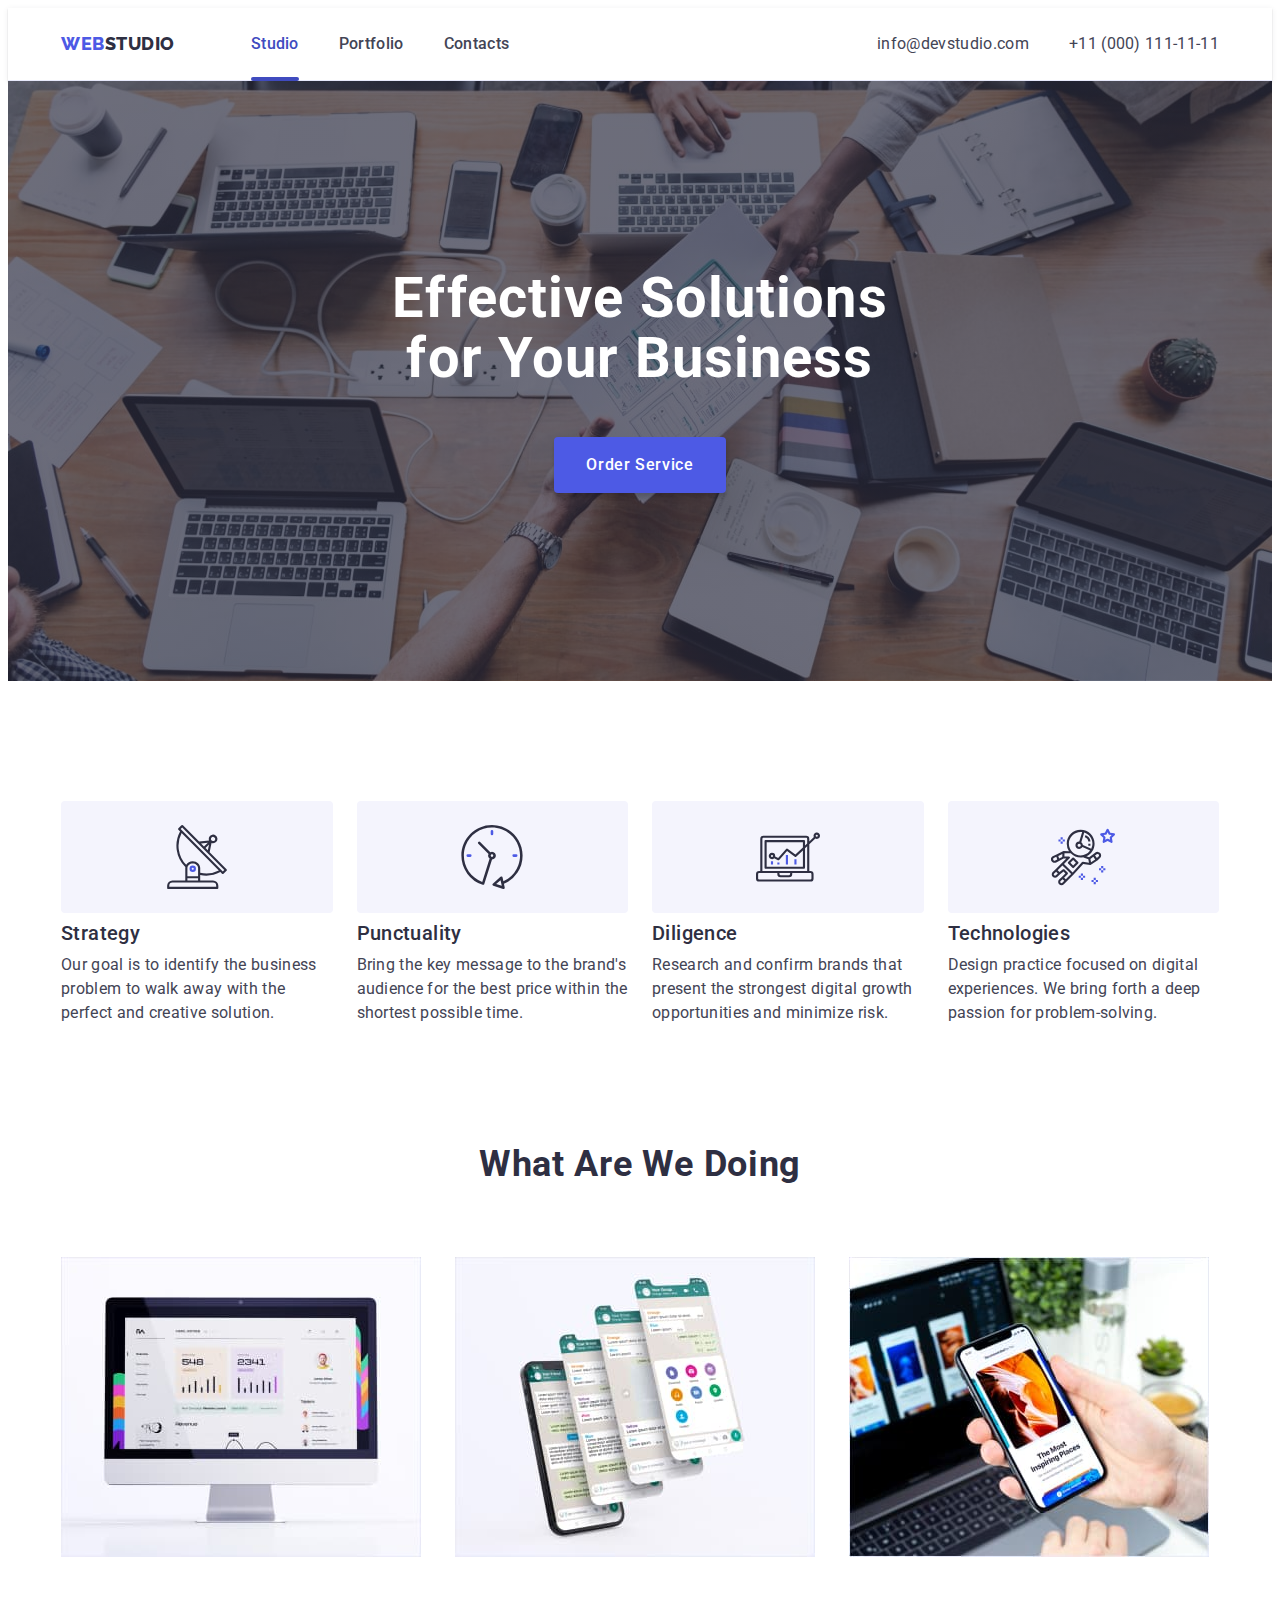
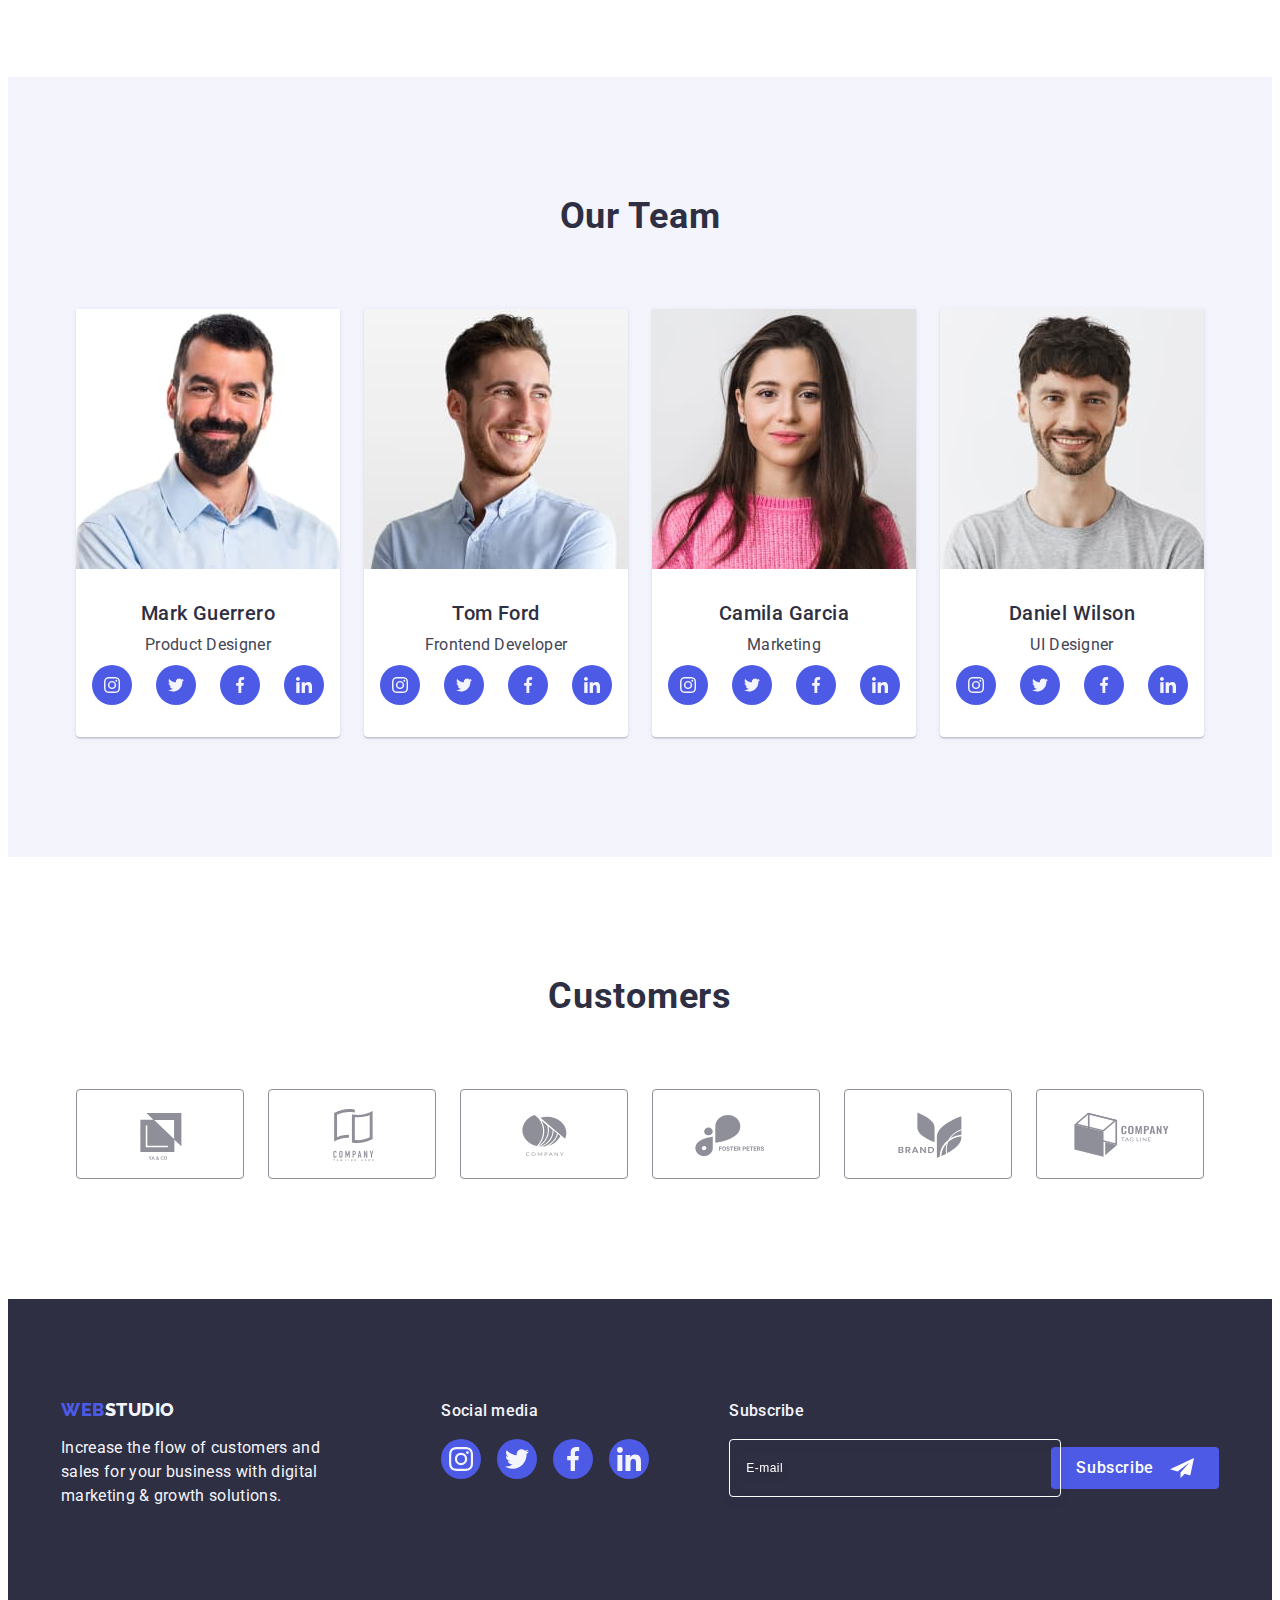
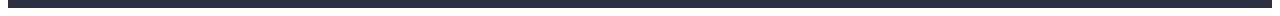
<file: index.html>
<!DOCTYPE html>
<html lang="en">
  <head>
    <meta charset="UTF-8" />
    <meta http-equiv="X-UA-Compatible" content="IE=edge" />
    <meta name="viewport" content="width=device-width, initial-scale=1.0" />
    <title>WebStudio</title>
    <link rel="preconnect" href="https://fonts.googleapis.com" />
    <link rel="preconnect" href="https://fonts.gstatic.com" crossorigin />
    <link
      href="https://fonts.googleapis.com/css2?family=Raleway:wght@800&family=Roboto:wght@400;500;700;900&display=swap"
      rel="stylesheet"
    />
    <link
      rel="stylesheet"
      href="https://cdnjs.cloudflare.com/ajax/libs/modern-normalize/1.1.0/modern-normalize.min.css"
      integrity="sha512-wpPYUAdjBVSE4KJnH1VR1HeZfpl1ub8YT/NKx4PuQ5NmX2tKuGu6U/JRp5y+Y8XG2tV+wKQpNHVUX03MfMFn9Q=="
      crossorigin="anonymous"
      referrerpolicy="no-referrer"
    />
    <link rel="stylesheet" href="./css/styles.css" />
    <link
      rel="stylesheet"
      href="./css/tablet.css"
      media="screen and (min-width: 768px)"
    />
    <link
      rel="stylesheet"
      href="./css/desktop.css"
      media="screen and (min-width: 1158px)"
    />
  </head>
  <body>
    <!--Added header-->
    <header class="header">
      <div class="header-container container">
        <!--Added navigation-->
        <nav class="header-nav">
          <a href="./index.html" class="logo-link">
            Web<span class="header-span">Studio</span>
          </a>
          <ul class="nav-list">
            <li class="nav-item">
              <a href="./index.html" class="nav-link text-l current">Studio</a>
            </li>
            <li class="nav-item">
              <a href="./portfolio.html" class="nav-link text-l">Portfolio</a>
            </li>
            <li class="nav-item">
              <a href="" class="nav-link text-l">Contacts </a>
            </li>
          </ul>
        </nav>
        <!--Added contacts-->
        <address class="header-contacts">
          <ul class="contacts-list">
            <li class="contact-item">
              <a href="mailto:info@devstudio.com" class="contact-link text-m"
                >info@devstudio.com
              </a>
            </li>
            <li class="contact-item">
              <a href="tel:+110001111111" class="contact-link text-m"
                >+11 (000) 111-11-11
              </a>
            </li>
          </ul>
        </address>
        <button type="button" class="mobile-menu-open" data-menu-open>
          <svg class="header-menu-icon" width="32px" height="32px">
            <use href="./images/icons.svg#icon-burger"></use>
          </svg>
        </button>
      </div>
      <div class="mobile-menu" data-menu>
        <div class="mobile-menu-container container">
          <button type="button" class="mobile-menu-close" data-menu-close>
            <svg class="mobile-menu-icon" width="8px" height="8px">
              <use href="./images/icons.svg#icon-close"></use>
            </svg>
          </button>
          <div class="mobile-nav-container">
            <nav class="header-nav-mobile">
              <ul class="nav-mobile-list">
                <li class="nav-mobile-item">
                  <a
                    href="./index.html"
                    class="nav-mobile-link header-two current"
                    >Studio</a
                  >
                </li>
                <li class="nav-mobile-item">
                  <a href="./portfolio.html" class="nav-mobile-link header-two"
                    >Portfolio</a
                  >
                </li>
                <li class="nav-mobile-item">
                  <a href="" class="nav-mobile-link header-two">Contacts </a>
                </li>
              </ul>
            </nav>
            <address class="header-contact-mobile">
              <ul class="contact-mobile-list">
                <li class="contact-mobile-item mobile-tel">
                  <a
                    href="tel:+110001111111"
                    class="contact-mobile-link header-two"
                    >+11 (000) 111-11-11
                  </a>
                </li>
                <li class="contact-email-item mobile-email">
                  <a
                    href="mailto:info@devstudio.com"
                    class="contact-mobile-link header-three"
                    >info@devstudio.com
                  </a>
                </li>
              </ul>
            </address>
          </div>
          <ul class="social-mobile-list">
            <li class="social-mobile-item">
              <a href="" class="social-link social-mobile-link">
                <svg class="social-icon" width="24px" height="24px">
                  <use href="./images/icons.svg#icon-instagram"></use>
                </svg>
              </a>
            </li>
            <li class="social-mobile-item">
              <a href="" class="social-link social-mobile-link">
                <svg class="social-icon" width="24px" height="24px">
                  <use href="./images/icons.svg#icon-twitter"></use>
                </svg>
              </a>
            </li>
            <li class="social-mobile-item">
              <a href="" class="social-link social-mobile-link">
                <svg class="social-icon" width="24px" height="24px">
                  <use href="./images/icons.svg#icon-facebook"></use>
                </svg>
              </a>
            </li>
            <li class="social-mobile-item">
              <a href="" class="social-link social-mobile-link">
                <svg class="social-icon" width="24px" height="24px">
                  <use href="./images/icons.svg#icon-linkedin"></use>
                </svg>
              </a>
            </li>
          </ul>
        </div>
      </div>
    </header>
    <!--Added main-->
    <main class="main">
      <!--Added hero section-->
      <section class="hero">
        <div class="hero-container container">
          <h1 class="hero-title">Effective Solutions for Your Business</h1>
          <button type="button" class="hero-button" data-modal-open>
            Order Service
          </button>
        </div>
      </section>
      <!--Added section 1-->
      <section class="features section">
        <div class="features-container container">
          <h2 class="features-title visually-hidden">Features</h2>
          <ul class="features-list">
            <li class="features-item">
              <div class="features-thumb">
                <svg class="features-icon" width="64px" height="64px">
                  <use href="./images/icons.svg#icon-antenna"></use>
                </svg>
              </div>
              <h3 class="features-name header-two">Strategy</h3>
              <p class="features-text text-l">
                Our goal is to identify the business problem to walk away with
                the perfect and creative solution.
              </p>
            </li>
            <li class="features-item">
              <div class="features-thumb">
                <svg class="features-icon" width="64px" height="64px">
                  <use href="./images/icons.svg#icon-clock"></use>
                </svg>
              </div>
              <h3 class="features-name header-two">Punctuality</h3>
              <p class="features-text text-l">
                Bring the key message to the brand's audience for the best price
                within the shortest possible time.
              </p>
            </li>
            <li class="features-item">
              <div class="features-thumb">
                <svg class="features-icon" width="64px" height="64px">
                  <use href="./images/icons.svg#icon-diagram"></use>
                </svg>
              </div>
              <h3 class="features-name header-two">Diligence</h3>
              <p class="features-text text-l">
                Research and confirm brands that present the strongest digital
                growth opportunities and minimize risk.
              </p>
            </li>
            <li class="features-item">
              <div class="features-thumb">
                <svg class="features-icon" width="64px" height="64px">
                  <use href="./images/icons.svg#icon-astronaut"></use>
                </svg>
              </div>
              <h3 class="features-name header-two">Technologies</h3>
              <p class="features-text text-l">
                Design practice focused on digital experiences. We bring forth a
                deep passion for problem-solving.
              </p>
            </li>
          </ul>
        </div>
      </section>
      <!--Added section 2-->
      <section class="work section">
        <div class="work-container container">
          <h2 class="work-title header-two">What are we doing</h2>
          <ul class="work-list">
            <li class="work-item">
              <picture>
                <source
                  media="(min-width: 1158px)"
                  srcset="./images/computer.jpg 1x, ./images/computer@2x.jpg 2x"
                />
                <img
                  src="./images/computer.jpg"
                  alt="Computer version of the website"
                  width="360"
                />
              </picture>
            </li>
            <li class="work-item">
              <picture>
                <source
                  media="(min-width: 1158px)"
                  srcset="
                    ./images/mobile-app.jpg    1x,
                    ./images/mobile-app@2x.jpg 2x
                  "
                />
                <img
                  src="./images/mobile-app.jpg"
                  alt="Mobile application"
                  width="360"
                />
              </picture>
            </li>
            <li class="work-item">
              <picture>
                <source
                  media="(min-width: 1158px)"
                  srcset="
                    ./images/mobile-website.jpg    1x,
                    ./images/mobile-website@2x.jpg 2x
                  "
                />
                <img
                  src="./images/mobile-website.jpg"
                  alt="Mobile version of the website"
                  width="360"
                />
              </picture>
            </li>
          </ul>
        </div>
      </section>
      <!--Added section 3-->
      <section class="team section">
        <div class="team-container container">
          <h2 class="team-title header-two">Our Team</h2>
          <ul class="team-list">
            <li class="team-item">
              <img
                src="./images/guerrero.jpg"
                srcset="./images/guerrero@2x.jpg 2x"
                alt="Mark Guerrero"
                width="264"
              />
              <div class="team-card">
                <h3 class="team-name header-three">Mark Guerrero</h3>
                <p class="team-text text-m">Product Designer</p>
                <ul class="social-list">
                  <li class="social-item">
                    <a href="" class="social-link social-team">
                      <svg class="social-icon" width="16px" height="16px">
                        <use href="./images/icons.svg#icon-instagram"></use>
                      </svg>
                    </a>
                  </li>
                  <li class="social-item">
                    <a href="" class="social-link social-team">
                      <svg class="social-icon" width="16px" height="16px">
                        <use href="./images/icons.svg#icon-twitter"></use>
                      </svg>
                    </a>
                  </li>
                  <li class="social-item">
                    <a href="" class="social-link social-team">
                      <svg class="social-icon" width="16px" height="16px">
                        <use href="./images/icons.svg#icon-facebook"></use>
                      </svg>
                    </a>
                  </li>
                  <li class="social-item">
                    <a href="" class="social-link social-team">
                      <svg class="social-icon" width="16px" height="16px">
                        <use href="./images/icons.svg#icon-linkedin"></use>
                      </svg>
                    </a>
                  </li>
                </ul>
              </div>
            </li>
            <li class="team-item">
              <img
                src="./images/ford.jpg"
                srcset="./images/ford@2x.jpg 2x"
                alt="Tom Ford"
                width="264"
              />
              <div class="team-card">
                <h3 class="team-name header-three">Tom Ford</h3>
                <p class="team-text text-m">Frontend Developer</p>
                <ul class="social-list">
                  <li class="social-item">
                    <a href="" class="social-link social-team">
                      <svg class="social-icon" width="16px" height="16px">
                        <use href="./images/icons.svg#icon-instagram"></use>
                      </svg>
                    </a>
                  </li>
                  <li class="social-item">
                    <a href="" class="social-link social-team">
                      <svg class="social-icon" width="16px" height="16px">
                        <use href="./images/icons.svg#icon-twitter"></use>
                      </svg>
                    </a>
                  </li>
                  <li class="social-item">
                    <a href="" class="social-link social-team">
                      <svg class="social-icon" width="16px" height="16px">
                        <use href="./images/icons.svg#icon-facebook"></use>
                      </svg>
                    </a>
                  </li>
                  <li class="social-item">
                    <a href="" class="social-link social-team">
                      <svg class="social-icon" width="16px" height="16px">
                        <use href="./images/icons.svg#icon-linkedin"></use>
                      </svg>
                    </a>
                  </li>
                </ul>
              </div>
            </li>
            <li class="team-item">
              <img
                src="./images/garcia.jpg"
                srcset="./images/garcia@2x.jpg 2x"
                alt="Camila Garcia"
                width="264"
              />
              <div class="team-card">
                <h3 class="team-name header-three">Camila Garcia</h3>
                <p class="team-text text-m">Marketing</p>
                <ul class="social-list">
                  <li class="social-item">
                    <a href="" class="social-link social-team">
                      <svg class="social-icon" width="16px" height="16px">
                        <use href="./images/icons.svg#icon-instagram"></use>
                      </svg>
                    </a>
                  </li>
                  <li class="social-item">
                    <a href="" class="social-link social-team">
                      <svg class="social-icon" width="16px" height="16px">
                        <use href="./images/icons.svg#icon-twitter"></use>
                      </svg>
                    </a>
                  </li>
                  <li class="social-item">
                    <a href="" class="social-link social-team">
                      <svg class="social-icon" width="16px" height="16px">
                        <use href="./images/icons.svg#icon-facebook"></use>
                      </svg>
                    </a>
                  </li>
                  <li class="social-item">
                    <a href="" class="social-link social-team">
                      <svg class="social-icon" width="16px" height="16px">
                        <use href="./images/icons.svg#icon-linkedin"></use>
                      </svg>
                    </a>
                  </li>
                </ul>
              </div>
            </li>
            <li class="team-item">
              <img
                src="./images/wilson.jpg"
                srcset="./images/wilson@2x.jpg 2x"
                alt="Daniel Wilson"
                width="264"
              />
              <div class="team-card">
                <h3 class="team-name header-three">Daniel Wilson</h3>
                <p class="team-text text-m">UI Designer</p>
                <ul class="social-list">
                  <li class="social-item">
                    <a href="" class="social-link social-team">
                      <svg class="social-icon" width="16px" height="16px">
                        <use href="./images/icons.svg#icon-instagram"></use>
                      </svg>
                    </a>
                  </li>
                  <li class="social-item">
                    <a href="" class="social-link social-team">
                      <svg class="social-icon" width="16px" height="16px">
                        <use href="./images/icons.svg#icon-twitter"></use>
                      </svg>
                    </a>
                  </li>
                  <li class="social-item">
                    <a href="" class="social-link social-team">
                      <svg class="social-icon" width="16px" height="16px">
                        <use href="./images/icons.svg#icon-facebook"></use>
                      </svg>
                    </a>
                  </li>
                  <li class="social-item">
                    <a href="" class="social-link social-team">
                      <svg class="social-icon" width="16px" height="16px">
                        <use href="./images/icons.svg#icon-linkedin"></use>
                      </svg>
                    </a>
                  </li>
                </ul>
              </div>
            </li>
          </ul>
        </div>
      </section>
      <!--Added section 4-->
      <section class="customer section">
        <div class="customer-container container">
          <h2 class="customer-title header-two">Customers</h2>
          <ul class="customer-list">
            <li class="customer-item">
              <a href="" class="customer-link">
                <svg class="customer-icon" width="104px" height="56px">
                  <use href="./images/icons.svg#icon-company1"></use>
                </svg>
              </a>
            </li>
            <li class="customer-item">
              <a href="" class="customer-link">
                <svg class="customer-icon" width="104px" height="56px">
                  <use href="./images/icons.svg#icon-company2"></use>
                </svg>
              </a>
            </li>
            <li class="customer-item">
              <a href="" class="customer-link">
                <svg class="customer-icon" width="104px" height="56px">
                  <use href="./images/icons.svg#icon-company3"></use>
                </svg>
              </a>
            </li>
            <li class="customer-item">
              <a href="" class="customer-link">
                <svg class="customer-icon" width="104px" height="56px">
                  <use href="./images/icons.svg#icon-company4"></use>
                </svg>
              </a>
            </li>
            <li class="customer-item">
              <a href="" class="customer-link">
                <svg class="customer-icon" width="104px" height="56px">
                  <use href="./images/icons.svg#icon-company5"></use>
                </svg>
              </a>
            </li>
            <li class="customer-item">
              <a href="" class="customer-link">
                <svg class="customer-icon" width="104px" height="56px">
                  <use href="./images/icons.svg#icon-company6"></use>
                </svg>
              </a>
            </li>
          </ul>
        </div>
      </section>
    </main>
    <!--Added footer-->
    <footer class="footer">
      <div class="footer-container container">
        <div class="footer-information">
          <a class="logo-link" href="./index.html">
            Web<span class="footer-span">Studio</span>
          </a>
          <p class="footer-slogan text-m">
            Increase the flow of customers and sales for your business with
            digital marketing & growth solutions.
          </p>
        </div>
        <div class="footer-social">
          <p class="social-text text-l">Social media</p>
          <ul class="social-list">
            <li class="social-item">
              <a href="" class="social-link social-footer">
                <svg class="social-icon" width="24px" height="24px">
                  <use href="./images/icons.svg#icon-instagram"></use>
                </svg>
              </a>
            </li>
            <li class="social-item">
              <a href="" class="social-link social-footer">
                <svg class="social-icon" width="24px" height="24px">
                  <use href="./images/icons.svg#icon-twitter"></use>
                </svg>
              </a>
            </li>
            <li class="social-item">
              <a href="" class="social-link social-footer">
                <svg class="social-icon" width="24px" height="24px">
                  <use href="./images/icons.svg#icon-facebook"></use>
                </svg>
              </a>
            </li>
            <li class="social-item">
              <a href="" class="social-link social-footer">
                <svg class="social-icon" width="24px" height="24px">
                  <use href="./images/icons.svg#icon-linkedin"></use>
                </svg>
              </a>
            </li>
          </ul>
        </div>
        <div class="footer-subscribe">
          <p class="subscribe-text text-l">Subscribe</p>
          <form name="subscribe-form" class="subscribe-form">
            <label class="subscribe-form-field">
              <input
                type="email"
                name="user_mail"
                class="subscribe-form-input"
                required
                placeholder="E-mail"
              />
            </label>
            <button type="submit" class="subscribe-form-submit">
              Subscribe
              <svg class="subscribe-form-icon" width="24px" height="24px">
                <use href="./images/icons.svg#icon-subscribe"></use>
              </svg>
            </button>
          </form>
        </div>
      </div>
    </footer>

    <div class="backdrop is-hidden" data-modal>
      <div class="modal">
        <button type="button" class="modal-button" data-modal-close>
          <svg class="modal-button-icon" width="8px" height="8px">
            <use href="./images/icons.svg#icon-close"></use>
          </svg>
        </button>
        <p class="modal-text text-l">
          Leave your contacts and we will call you back
        </p>
        <form name="modal-form" class="modal-form">
          <label class="modal-form-field">
            <span class="modal-form-description text-s">Name</span>
            <span class="modal-form-input-wrapper">
              <input
                type="text"
                name="user_name"
                class="modal-form-input"
                required
                pattern="^[a-zA-Zа-яА-Я]+"
                minlength="2"
              />
              <svg class="input-icon" width="18px" height="24px">
                <use href="./images/icons.svg#icon-name"></use>
              </svg>
            </span>
          </label>
          <label class="modal-form-field">
            <span class="modal-form-description text-s">Phone</span>
            <span class="modal-form-input-wrapper">
              <input
                type="tel"
                name="user_phone"
                class="modal-form-input"
                required
                pattern="[0-9]{3}[0-9]{3}[0-9]{2}[0-9]{2}"
                title="Phone: XXX-XXX-XX-XX"
              />
              <svg class="input-icon" width="18px" height="24px">
                <use href="./images/icons.svg#icon-phone"></use>
              </svg>
            </span>
          </label>
          <label class="modal-form-field">
            <span class="modal-form-description text-s">Mail</span>
            <span class="modal-form-input-wrapper">
              <input
                type="email"
                name="user_mail"
                class="modal-form-input"
                required
              />
              <svg class="input-icon" width="18px" height="24px">
                <use href="./images/icons.svg#icon-email"></use>
              </svg>
            </span>
          </label>
          <label class="modal-form-field">
            <span class="modal-form-description text-s">Comment</span>
            <textarea
              name="user_message"
              class="modal-form-message text-s"
              placeholder="Text input"
            ></textarea>
          </label>
          <label for="user-policy" class="modal-form-policy-field text-s">
            <input
              id="user-policy"
              type="checkbox"
              name="user_policy"
              class="modal-form-policy visually-hidden"
              required
            />
            <span class="modal-form-policy-checkbox">
              <svg class="checkbox-icon" width="16px" height="16px">
                <use href="./images/icons.svg#icon-checkbox"></use>
              </svg>
            </span>
            I accept the terms and conditions of the&nbsp;
            <a href="" class="privacy-policy-link">Privacy Policy</a>
          </label>
          <button type="submit" class="modal-form-submit">Send</button>
        </form>
      </div>
    </div>
    <script src="./js/modal.js"></script>
    <script src="./js/mobile-menu.js"></script>
  </body>
</html>
</file>
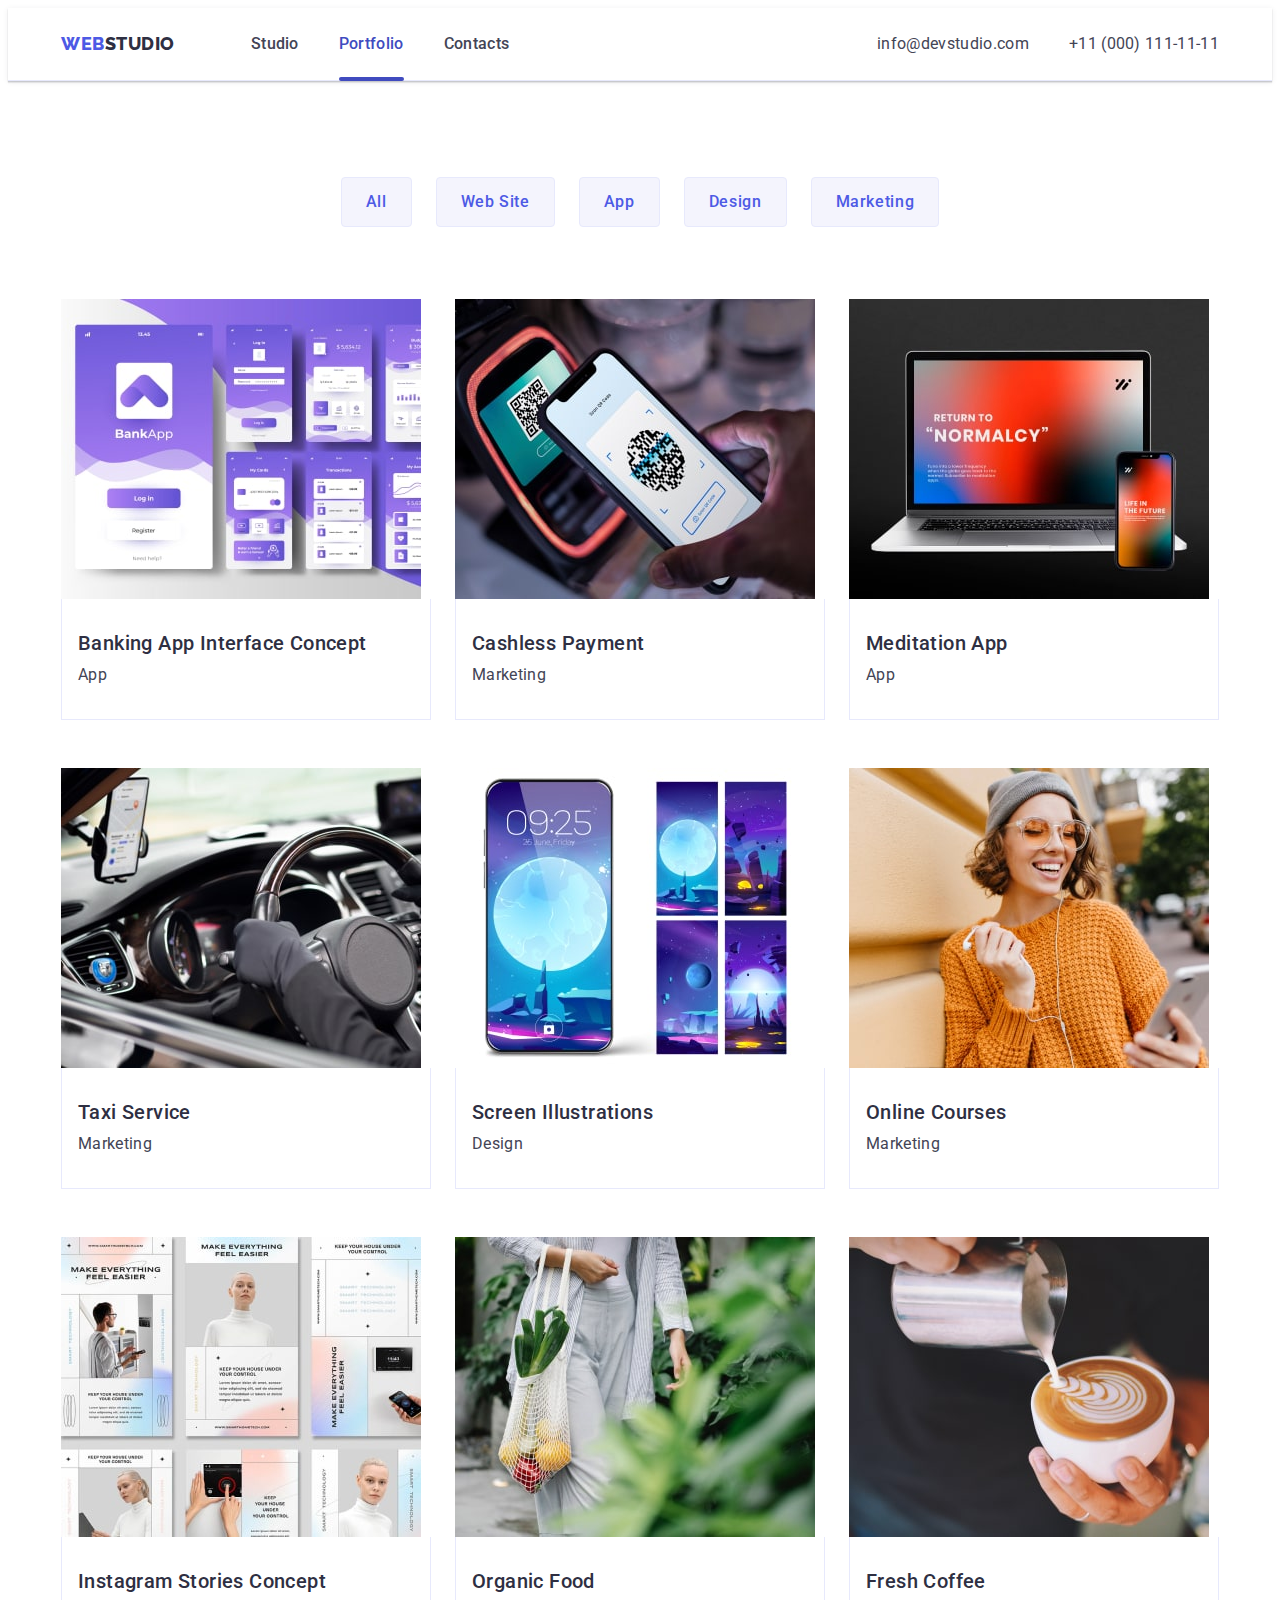
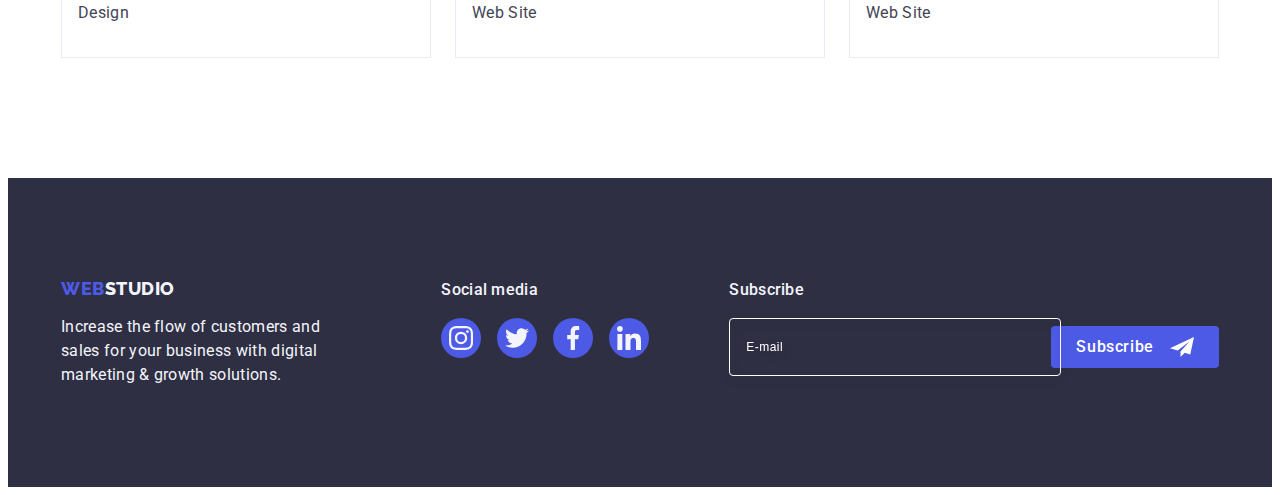
<file: portfolio.html>
<!DOCTYPE html>
<html lang="en">
  <head>
    <meta charset="UTF-8" />
    <meta http-equiv="X-UA-Compatible" content="IE=edge" />
    <meta name="viewport" content="width=device-width, initial-scale=1.0" />
    <title>WebStudio</title>
    <link rel="preconnect" href="https://fonts.googleapis.com" />
    <link rel="preconnect" href="https://fonts.gstatic.com" crossorigin />
    <link
      href="https://fonts.googleapis.com/css2?family=Raleway:wght@800&family=Roboto:wght@400;500;700;900&display=swap"
      rel="stylesheet"
    />
    <link
      rel="stylesheet"
      href="https://cdnjs.cloudflare.com/ajax/libs/modern-normalize/1.1.0/modern-normalize.min.css"
      integrity="sha512-wpPYUAdjBVSE4KJnH1VR1HeZfpl1ub8YT/NKx4PuQ5NmX2tKuGu6U/JRp5y+Y8XG2tV+wKQpNHVUX03MfMFn9Q=="
      crossorigin="anonymous"
      referrerpolicy="no-referrer"
    />
    <link rel="stylesheet" href="./css/styles.css" />
    <link
      rel="stylesheet"
      href="./css/tablet.css"
      media="screen and (min-width: 768px)"
    />
    <link
      rel="stylesheet"
      href="./css/desktop.css"
      media="screen and (min-width: 1158px)"
    />
  </head>
  <body>
    <!--Added header-->
    <header class="header">
      <div class="header-container container">
        <!--Added navigation-->
        <nav class="header-nav">
          <a href="./index.html" class="logo-link">
            Web<span class="header-span">Studio</span>
          </a>
          <ul class="nav-list">
            <li class="nav-item">
              <a href="./index.html" class="nav-link text-l">Studio</a>
            </li>
            <li class="nav-item">
              <a href="./portfolio.html" class="nav-link text-l current"
                >Portfolio</a
              >
            </li>
            <li class="nav-item">
              <a href="" class="nav-link text-l">Contacts </a>
            </li>
          </ul>
        </nav>
        <!--Added contacts-->
        <address class="header-contacts">
          <ul class="contacts-list">
            <li class="contact-item">
              <a href="mailto:info@devstudio.com" class="contact-link text-m"
                >info@devstudio.com
              </a>
            </li>
            <li class="contact-item">
              <a href="tel:+110001111111" class="contact-link text-m"
                >+11 (000) 111-11-11
              </a>
            </li>
          </ul>
        </address>
        <button type="button" class="mobile-menu-open" data-menu-open>
          <svg class="header-menu-icon" width="32px" height="32px">
            <use href="./images/icons.svg#icon-burger"></use>
          </svg>
        </button>
      </div>
      <div class="mobile-menu" data-menu>
        <div class="mobile-menu-container container">
          <button type="button" class="mobile-menu-close" data-menu-close>
            <svg class="mobile-menu-icon" width="8px" height="8px">
              <use href="./images/icons.svg#icon-close"></use>
            </svg>
          </button>
          <div class="mobile-nav-container">
            <nav class="header-nav-mobile">
              <ul class="nav-mobile-list">
                <li class="nav-mobile-item">
                  <a href="./index.html" class="nav-mobile-link header-two"
                    >Studio</a
                  >
                </li>
                <li class="nav-mobile-item">
                  <a
                    href="./portfolio.html"
                    class="nav-mobile-link header-two current"
                    >Portfolio</a
                  >
                </li>
                <li class="nav-mobile-item">
                  <a href="" class="nav-mobile-link header-two">Contacts </a>
                </li>
              </ul>
            </nav>
            <address class="header-contact-mobile">
              <ul class="contact-mobile-list">
                <li class="contact-mobile-item mobile-tel">
                  <a
                    href="tel:+110001111111"
                    class="contact-mobile-link header-two"
                    >+11 (000) 111-11-11
                  </a>
                </li>
                <li class="contact-email-item mobile-email">
                  <a
                    href="mailto:info@devstudio.com"
                    class="contact-mobile-link header-three"
                    >info@devstudio.com
                  </a>
                </li>
              </ul>
            </address>
          </div>
          <ul class="social-mobile-list">
            <li class="social-mobile-item">
              <a href="" class="social-link social-mobile-link">
                <svg class="social-icon" width="24px" height="24px">
                  <use href="./images/icons.svg#icon-instagram"></use>
                </svg>
              </a>
            </li>
            <li class="social-mobile-item">
              <a href="" class="social-link social-mobile-link">
                <svg class="social-icon" width="24px" height="24px">
                  <use href="./images/icons.svg#icon-twitter"></use>
                </svg>
              </a>
            </li>
            <li class="social-mobile-item">
              <a href="" class="social-link social-mobile-link">
                <svg class="social-icon" width="24px" height="24px">
                  <use href="./images/icons.svg#icon-facebook"></use>
                </svg>
              </a>
            </li>
            <li class="social-mobile-item">
              <a href="" class="social-link social-mobile-link">
                <svg class="social-icon" width="24px" height="24px">
                  <use href="./images/icons.svg#icon-linkedin"></use>
                </svg>
              </a>
            </li>
          </ul>
        </div>
      </div>
    </header>
    <!--Added main-->
    <main>
      <section class="filter section">
        <div class="filter-container container">
          <h1 class="filter-title visually-hidden">Filter</h1>
          <ul class="filter-list">
            <li class="filter-item">
              <button type="button" class="filter-button">All</button>
            </li>
            <li class="filter-item">
              <button type="button" class="filter-button">Web Site</button>
            </li>
            <li class="filter-item">
              <button type="button" class="filter-button">App</button>
            </li>
            <li class="filter-item">
              <button type="button" class="filter-button">Design</button>
            </li>
            <li class="filter-item">
              <button type="button" class="filter-button">Marketing</button>
            </li>
          </ul>
          <ul class="category-list">
            <li class="category-item">
              <a href="" class="category-link">
                <div class="category-thumb">
                  <picture>
                    <source
                      media="(min-width: 1158px)"
                      srcset="
                        ./images/banking.jpg    1x,
                        ./images/banking@2x.jpg 2x
                      "
                    />
                    <source
                      media="(min-width: 768px)"
                      srcset="
                        ./images/banking-tablet.jpg    1x,
                        ./images/banking-tablet@2x.jpg 2x
                      "
                    />
                    <source
                      media="(max-width: 767px)"
                      srcset="
                        ./images/banking-mobile.jpg    1x,
                        ./images/banking-mobile@2x.jpg 2x
                      "
                    />
                    <img
                      src="./images/banking.jpg"
                      alt="banking app"
                      width="360"
                    />
                  </picture>
                  <div class="category-overlay">
                    <p class="overlay-text text-m">
                      14 Stylish and User-Friendly App Design Concepts · Task
                      Manager App · Calorie Tracker App · Exotic Fruit Ecommerce
                      App · Cloud Storage App
                    </p>
                  </div>
                </div>
                <div class="category-card">
                  <h2 class="category-name header-three">
                    Banking App Interface Concept
                  </h2>
                  <p class="category-text text-m">App</p>
                </div>
              </a>
            </li>
            <li class="category-item">
              <a href="" class="category-link">
                <div class="category-thumb">
                  <picture>
                    <source
                      media="(min-width: 1158px)"
                      srcset="
                        ./images/payment.jpg    1x,
                        ./images/payment@2x.jpg 2x
                      "
                    />
                    <source
                      media="(min-width: 768px)"
                      srcset="
                        ./images/payment-tablet.jpg    1x,
                        ./images/payment-tablet@2x.jpg 2x
                      "
                    />
                    <source
                      media="(max-width: 767px)"
                      srcset="
                        ./images/payment-mobile.jpg    1x,
                        ./images/payment-mobile@2x.jpg 2x
                      "
                    />
                    <img
                      src="./images/payment.jpg"
                      alt="payment app"
                      width="360"
                    />
                  </picture>
                  <div class="category-overlay">
                    <p class="overlay-text text-m">
                      14 Stylish and User-Friendly App Design Concepts · Task
                      Manager App · Calorie Tracker App · Exotic Fruit Ecommerce
                      App · Cloud Storage App
                    </p>
                  </div>
                </div>
                <div class="category-card">
                  <h2 class="category-name header-three">Cashless Payment</h2>
                  <p class="category-text text-m">Marketing</p>
                </div>
              </a>
            </li>
            <li class="category-item">
              <a href="" class="category-link">
                <div class="category-thumb">
                  <picture>
                    <source
                      media="(min-width: 1158px)"
                      srcset="
                        ./images/meditation.jpg    1x,
                        ./images/meditation@2x.jpg 2x
                      "
                    />
                    <source
                      media="(min-width: 768px)"
                      srcset="
                        ./images/meditation-tablet.jpg    1x,
                        ./images/meditation-tablet@2x.jpg 2x
                      "
                    />
                    <source
                      media="(max-width: 767px)"
                      srcset="
                        ./images/meditation-mobile.jpg    1x,
                        ./images/meditation-mobile@2x.jpg 2x
                      "
                    />
                    <img
                      src="./images/meditation.jpg"
                      alt="meditation app"
                      width="360"
                    />
                  </picture>
                  <div class="category-overlay">
                    <p class="overlay-text text-m">
                      14 Stylish and User-Friendly App Design Concepts · Task
                      Manager App · Calorie Tracker App · Exotic Fruit Ecommerce
                      App · Cloud Storage App
                    </p>
                  </div>
                </div>
                <div class="category-card">
                  <h2 class="category-name header-three">Meditation App</h2>
                  <p class="category-text text-m">App</p>
                </div>
              </a>
            </li>
            <li class="category-item">
              <a href="" class="category-link">
                <div class="category-thumb">
                  <picture>
                    <source
                      media="(min-width: 1158px)"
                      srcset="./images/taxi.jpg 1x, ./images/taxi@2x.jpg 2x"
                    />
                    <source
                      media="(min-width: 768px)"
                      srcset="
                        ./images/taxi-tablet.jpg    1x,
                        ./images/taxi-tablet@2x.jpg 2x
                      "
                    />
                    <source
                      media="(max-width: 767px)"
                      srcset="
                        ./images/taxi-mobile.jpg    1x,
                        ./images/taxi-mobile@2x.jpg 2x
                      "
                    />
                    <img src="./images/taxi.jpg" alt="taxi app" width="360" />
                  </picture>
                  <div class="category-overlay">
                    <p class="overlay-text text-m">
                      14 Stylish and User-Friendly App Design Concepts · Task
                      Manager App · Calorie Tracker App · Exotic Fruit Ecommerce
                      App · Cloud Storage App
                    </p>
                  </div>
                </div>
                <div class="category-card">
                  <h2 class="category-name header-three">Taxi Service</h2>
                  <p class="category-text text-m">Marketing</p>
                </div>
              </a>
            </li>
            <li class="category-item">
              <a href="" class="category-link">
                <div class="category-thumb">
                  <picture>
                    <source
                      media="(min-width: 1158px)"
                      srcset="
                        ./images/illustrations.jpg    1x,
                        ./images/illustrations@2x.jpg 2x
                      "
                    />
                    <source
                      media="(min-width: 768px)"
                      srcset="
                        ./images/illustrations-tablet.jpg    1x,
                        ./images/illustrations-tablet@2x.jpg 2x
                      "
                    />
                    <source
                      media="(max-width: 767px)"
                      srcset="
                        ./images/illustrations-mobile.jpg    1x,
                        ./images/illustrations-mobile@2x.jpg 2x
                      "
                    />
                    <img
                      src="./images/illustrations.jpg"
                      alt="illustrations app"
                      width="360"
                    />
                  </picture>
                  <div class="category-overlay">
                    <p class="overlay-text text-m">
                      14 Stylish and User-Friendly App Design Concepts · Task
                      Manager App · Calorie Tracker App · Exotic Fruit Ecommerce
                      App · Cloud Storage App
                    </p>
                  </div>
                </div>
                <div class="category-card">
                  <h2 class="category-name header-three">
                    Screen Illustrations
                  </h2>
                  <p class="category-text text-m">Design</p>
                </div>
              </a>
            </li>
            <li class="category-item">
              <a href="" class="category-link">
                <div class="category-thumb">
                  <picture>
                    <source
                      media="(min-width: 1158px)"
                      srcset="
                        ./images/courses.jpg    1x,
                        ./images/courses@2x.jpg 2x
                      "
                    />
                    <source
                      media="(min-width: 768px)"
                      srcset="
                        ./images/courses-tablet.jpg    1x,
                        ./images/courses-tablet@2x.jpg 2x
                      "
                    />
                    <source
                      media="(max-width: 767px)"
                      srcset="
                        ./images/courses-mobile.jpg    1x,
                        ./images/courses-mobile@2x.jpg 2x
                      "
                    />
                    <img
                      src="./images/courses.jpg"
                      alt="courses app"
                      width="360"
                    />
                  </picture>
                  <div class="category-overlay">
                    <p class="overlay-text text-m">
                      14 Stylish and User-Friendly App Design Concepts · Task
                      Manager App · Calorie Tracker App · Exotic Fruit Ecommerce
                      App · Cloud Storage App
                    </p>
                  </div>
                </div>
                <div class="category-card">
                  <h2 class="category-name header-three">Online Courses</h2>
                  <p class="category-text text-m">Marketing</p>
                </div>
              </a>
            </li>
            <li class="category-item">
              <a href="" class="category-link">
                <div class="category-thumb">
                  <picture>
                    <source
                      media="(min-width: 1158px)"
                      srcset="
                        ./images/stories.jpg    1x,
                        ./images/stories@2x.jpg 2x
                      "
                    />
                    <source
                      media="(min-width: 768px)"
                      srcset="
                        ./images/stories-tablet.jpg    1x,
                        ./images/stories-tablet@2x.jpg 2x
                      "
                    />
                    <source
                      media="(max-width: 767px)"
                      srcset="
                        ./images/stories-mobile.jpg    1x,
                        ./images/stories-mobile@2x.jpg 2x
                      "
                    />
                    <img
                      src="./images/stories.jpg"
                      alt="stories app"
                      width="360"
                    />
                  </picture>
                  <div class="category-overlay">
                    <p class="overlay-text text-m">
                      14 Stylish and User-Friendly App Design Concepts · Task
                      Manager App · Calorie Tracker App · Exotic Fruit Ecommerce
                      App · Cloud Storage App
                    </p>
                  </div>
                </div>
                <div class="category-card">
                  <h2 class="category-name header-three">
                    Instagram Stories Concept
                  </h2>
                  <p class="category-text text-m">Design</p>
                </div>
              </a>
            </li>
            <li class="category-item">
              <a href="" class="category-link">
                <div class="category-thumb">
                  <picture>
                    <source
                      media="(min-width: 1158px)"
                      srcset="./images/food.jpg 1x, ./images/food@2x.jpg 2x"
                    />
                    <source
                      media="(min-width: 768px)"
                      srcset="
                        ./images/food-tablet.jpg    1x,
                        ./images/food-tablet@2x.jpg 2x
                      "
                    />
                    <source
                      media="(max-width: 767px)"
                      srcset="
                        ./images/food-mobile.jpg    1x,
                        ./images/food-mobile@2x.jpg 2x
                      "
                    />
                    <img src="./images/food.jpg" alt="food app" width="360" />
                  </picture>
                  <div class="category-overlay">
                    <p class="overlay-text text-m">
                      14 Stylish and User-Friendly App Design Concepts · Task
                      Manager App · Calorie Tracker App · Exotic Fruit Ecommerce
                      App · Cloud Storage App
                    </p>
                  </div>
                </div>
                <div class="category-card">
                  <h2 class="category-name header-three">Organic Food</h2>
                  <p class="category-text text-m">Web Site</p>
                </div>
              </a>
            </li>
            <li class="category-item">
              <a href="" class="category-link">
                <div class="category-thumb">
                  <picture>
                    <source
                      media="(min-width: 1158px)"
                      srcset="./images/coffee.jpg 1x, ./images/coffee@2x.jpg 2x"
                    />
                    <source
                      media="(min-width: 768px)"
                      srcset="
                        ./images/coffee-tablet.jpg    1x,
                        ./images/coffee-tablet@2x.jpg 2x
                      "
                    />
                    <source
                      media="(max-width: 767px)"
                      srcset="
                        ./images/coffee-mobile.jpg    1x,
                        ./images/coffee-mobile@2x.jpg 2x
                      "
                    />
                    <img
                      src="./images/coffee.jpg"
                      alt="coffee app"
                      width="360"
                    />
                  </picture>
                  <div class="category-overlay">
                    <p class="overlay-text text-m">
                      14 Stylish and User-Friendly App Design Concepts · Task
                      Manager App · Calorie Tracker App · Exotic Fruit Ecommerce
                      App · Cloud Storage App
                    </p>
                  </div>
                </div>
                <div class="category-card">
                  <h2 class="category-name header-three">Fresh Coffee</h2>
                  <p class="category-text text-m">Web Site</p>
                </div>
              </a>
            </li>
          </ul>
        </div>
      </section>
    </main>
    <!--Added footer-->
    <footer class="footer">
      <div class="footer-container container">
        <div class="footer-information">
          <a class="logo-link" href="./index.html">
            Web<span class="footer-span">Studio</span>
          </a>
          <p class="footer-slogan text-m">
            Increase the flow of customers and sales for your business with
            digital marketing & growth solutions.
          </p>
        </div>
        <div class="footer-social">
          <p class="social-text text-l">Social media</p>
          <ul class="social-list">
            <li class="social-item">
              <a href="" class="social-link social-footer">
                <svg class="social-icon" width="24px" height="24px">
                  <use href="./images/icons.svg#icon-instagram"></use>
                </svg>
              </a>
            </li>
            <li class="social-item">
              <a href="" class="social-link social-footer">
                <svg class="social-icon" width="24px" height="24px">
                  <use href="./images/icons.svg#icon-twitter"></use>
                </svg>
              </a>
            </li>
            <li class="social-item">
              <a href="" class="social-link social-footer">
                <svg class="social-icon" width="24px" height="24px">
                  <use href="./images/icons.svg#icon-facebook"></use>
                </svg>
              </a>
            </li>
            <li class="social-item">
              <a href="" class="social-link social-footer">
                <svg class="social-icon" width="24px" height="24px">
                  <use href="./images/icons.svg#icon-linkedin"></use>
                </svg>
              </a>
            </li>
          </ul>
        </div>
        <div class="footer-subscribe">
          <p class="subscribe-text text-l">Subscribe</p>
          <form name="subscribe-form" class="subscribe-form">
            <label class="subscribe-form-field">
              <input
                type="email"
                name="user_mail"
                class="subscribe-form-input"
                required
                placeholder="E-mail"
              />
            </label>
            <button type="submit" class="subscribe-form-submit">
              Subscribe
              <svg class="subscribe-form-icon" width="24px" height="24px">
                <use href="./images/icons.svg#icon-subscribe"></use>
              </svg>
            </button>
          </form>
        </div>
      </div>
    </footer>
    <script src="./js/mobile-menu.js"></script>
  </body>
</html>
</file>
<file: css/styles.css>
:root {
    --primary-brand-color: #4D5AE5;
    --pressed-state-color: #404BBF;
    --dark-color: #2E2F42;
    --success-color: #31D0AA;
    --text-color: #434455;
    --subtle-text-color: #8E8F99;
    --accent-color: #E7E9FC;
    --light-color: #F4F4FD;
    --modal-overlay-color: rgba(46, 47, 66, 0.4);
    --hero-background-color: rgba(46, 47, 66, 0.7);
    --white-background-color: #FFFFFF;
    --modal-background-color: #FCFCFC;
    --bg-gradient: linear-gradient(to right,
            var(--hero-background-color),
            var(--hero-background-color));

    --typical-transition: 250ms cubic-bezier(0.4, 0, 0.2, 1);
}

/** Body style */
body {
    font-family: 'Roboto', sans-serif;
    color: var(--text-color);
    background-color: var(--white-background-color);
}

/** Delete text decoration */
h1,
h2,
h3,
h4,
h5,
h6,
p {
    margin: 0;
}

ul {
    padding: 0;
    margin: 0;
    list-style-type: none;
}

a {
    font-style: normal;
    text-decoration: none;
}

img {
    display: block;
    max-width: 100%;
    height: auto;
}

/**=============== Text style guide ===============*/
/** Header 1 */
.hero-title {
    margin-right: auto;
    margin-left: auto;

    font-weight: 700;
    font-size: 56px;
    line-height: 1.07;
    letter-spacing: 0.02em;
    text-align: center;
    color: var(--white-background-color);
}

/** Header 2 */
.header-two {
    font-weight: 700;
    font-size: 36px;
    line-height: 1.11;
    letter-spacing: 0.02em;
    text-align: center;
    text-transform: capitalize;
    color: var(--dark-color);
}

/** Header 3 */
.header-three {
    font-weight: 500;
    font-size: 20px;
    line-height: 1.2;
    letter-spacing: 0.02em;
    color: var(--dark-color);
}

/** Large text style */
.text-l {
    font-weight: 500;
    line-height: 1.5;
    letter-spacing: 0.02em;
    color: var(--text-color);
}

/** Medium text style */
.text-m {
    line-height: 1.5;
    letter-spacing: 0.02em;
    color: var(--text-color);
}

/** Small text style */
.text-s {
    font-size: 12px;
    line-height: 1.16;
    letter-spacing: 0.04em;
    color: var(--subtle-text-color);
}

/**=============== Additional styles ===============*/
@media screen and (max-width: 767px) {

    /** Additional class for sections  */
    .section {
        padding-top: 96px;
        padding-bottom: 96px;
    }

    /** Additional container class */
    .container {
        max-width: 428px;
        padding-left: 16px;
        padding-right: 16px;
        margin-left: auto;
        margin-right: auto;
    }
}

/** Additional hidden class  */
.visually-hidden {
    position: absolute;
    width: 1px;
    height: 1px;
    margin: -1px;
    border: 0;
    padding: 0;
    white-space: nowrap;
    clip-path: inset(100%);
    clip: rect(0 0 0 0);
    overflow: hidden;
}

/** Global style for buttons */
button {
    padding: 0;
    cursor: pointer;
    font-family: inherit;
    font-weight: 500;
    font-size: 16px;
    line-height: 1.5;
    letter-spacing: 0.04em;
    border: 1px solid transparent;
    border-radius: 4px;
}

/** Style for socials in team and footer section  */
.social-link {
    display: flex;
    justify-content: center;
    align-items: center;
    width: 40px;
    height: 40px;
    border-radius: 50%;
    background-color: var(--primary-brand-color);

    transition: background-color var(--typical-transition);
}

/** Color for social icons */
.social-icon {
    fill: var(--light-color);
}

/**=============== Header section ===============*/
header {
    border-bottom: 1px solid var(--accent-color);
    box-shadow: 0px 2px 1px rgba(46, 47, 66, 0.08), 0px 1px 1px rgba(46, 47, 66, 0.16), 0px 1px 6px rgba(46, 47, 66, 0.08);
}

/** Default logo style */
.logo-link {
    font-family: 'Raleway', sans-serif;
    font-weight: 800;
    font-size: 18px;
    line-height: 1.17;
    letter-spacing: 0.03em;
    text-transform: uppercase;
    color: var(--primary-brand-color);
}

/** Expanding the click-zone */
.header .logo-link {
    padding-top: 24px;
    padding-bottom: 24px;
}

/** Color for logo (tag span) */
.header-span {
    color: var(--dark-color);
}

/** Navigation style */
.header-container {
    display: flex;
    align-items: center;
    justify-content: space-between;
}

.header-nav {
    display: flex;
    align-items: center;
}

/** Hidden navigation (none for mobile) */
@media screen and (max-width: 767px) {
    .nav-list {
        display: none;
    }
}

.nav-link {
    position: relative;

    display: block;
    padding-top: 24px;
    padding-bottom: 24px;

    transition: color var(--typical-transition);
}

/** Current color for navigation */
.current {
    color: var(--pressed-state-color);
}

/** Hidden contacts (none for mobile) */
@media screen and (max-width: 767px) {
    .contacts-list {
        display: none;
    }
}

.contact-link {
    display: block;
    transition: color var(--typical-transition);
}

/** Hover and focus for navigation and contacts */
.nav-link:hover,
.nav-link:focus,
.contact-link:hover,
.contact-link:focus {
    color: var(--pressed-state-color);
}

/** Button in header (open mobile menu) */
.mobile-menu-open {
    border: none;
    line-height: 0;
    background-color: transparent;
}

/**=============== Modile menu ===============*/
.mobile-menu {
    position: fixed;
    top: 0;
    left: 0;
    z-index: 88;
    width: 100%;
    height: 100%;
    background-color: var(--white-background-color);
    transform: translateY(-100%);

    opacity: 0;
    visibility: hidden;
    pointer-events: none;
    overflow-y: scroll;

    transition: transform var(--typical-transition);
}

.mobile-menu.is-open {
    opacity: 1;
    visibility: visible;
    pointer-events: auto;
    transform: translateY(0);
}

.mobile-menu-container {
    display: flex;
    flex-direction: column;

    position: relative;
    padding-top: 80px;
    padding-right: 35px;
    padding-bottom: 40px;
    padding-left: 40px;
    height: 100%;
}

/** Button in mobile menu (close) */
.mobile-menu-close {
    position: absolute;
    top: 24px;
    right: 24px;
    width: 24px;
    height: 24px;

    background-color: transparent;
    border: 1px solid rgba(0, 0, 0, 0.1);
    border-radius: 50%;

    transition:
        background-color var(--typical-transition),
        border-color var(--typical-transition);
}

.mobile-menu-icon {
    position: absolute;
    top: 50%;
    left: 50%;
    transform: translate(-50%, -50%);
}

/** Hover and focus for button in mobile menu (close) */
.mobile-menu-close:hover,
.mobile-menu-close:focus {
    background-color: var(--pressed-state-color);
    border-color: transparent;
}

/** Hover and focus for mobile menu icon (close) */
.mobile-menu-close:hover .mobile-menu-icon,
.mobile-menu-close:focus .mobile-menu-icon {
    fill: var(--white-background-color);
}

.mobile-nav-container {
    display: flex;
    flex-direction: column;
    justify-content: space-between;
    height: 100%;
}

/** Navigation in mobile menu */
.nav-mobile-item {
    display: flex;
    margin-bottom: 40px;
    justify-content: start;

    transition: color var(--typical-transition);
}

/** Contacts in mobile menu */
.contact-mobile-item {
    display: block;

    transition: color var(--typical-transition);
}

.mobile-tel {
    text-align: start;
    margin-bottom: 40px;
}

.mobile-tel>a {
    color: var(--primary-brand-color);
}

@media screen and (max-width: 427px) {
    .mobile-tel>a {
        font-size: 24px;
    }
}

.mobile-email {
    margin-bottom: 48px;
}

.mobile-email>a {
    color: var(--text-color);
}

/** Socials in mobile menu */
.social-mobile-list {
    display: flex;
    flex-wrap: wrap;
    gap: 56px;
}

@media screen and (max-width: 427px) {
    .social-mobile-list {
        gap: 26px;
    }
}

/** Hover and focus for mobile menu */
.nav-mobile-link:hover,
.nav-mobile-link:focus,
.contact-mobile-link:hover,
.contact-mobile-link:focus {
    color: var(--pressed-state-color);
}

/**=============== Hero section ===============*/
.hero {
    padding-top: 112px;
    padding-bottom: 112px;
    margin-right: auto;
    margin-left: auto;

    background-color: var(--dark-color);
    /* 0 > 427px */
    background-image: var(--bg-gradient), url(../images/hero-mobile.jpg);
    background-repeat: no-repeat;
    background-position: center;
    background-size: cover;
}

/* 0 > 427px (2x)*/
@media screen and (min-device-pixel-ratio: 2) and (max-width: 427px),
screen and (min-resolution: 192dpi) and (max-width: 427px),
screen and (min-resolution: 2dppx) and (max-width: 427px) {
    .hero {
        background-image: var(--bg-gradient), url(../images/hero-mobile@2x.jpg)
    }
}

/* 428px > 727px */
@media screen and (min-width: 428px) and (max-width: 767px) {
    .hero {
        background-image: var(--bg-gradient), url(../images/hero-tablet.jpg);
    }
}

/* 428px > 727px (2x)*/
@media screen and (min-device-pixel-ratio: 2) and (min-width: 428px) and (max-width: 767px),
screen and (min-resolution: 192dpi) and (min-width: 428px) and (max-width: 767px),
screen and (min-resolution: 2dppx) and (min-width: 428px) and (max-width: 767px) {
    .hero {
        background-image: var(--bg-gradient), url(../images/hero-tablet@2x.jpg)
    }
}

.hero-container {
    text-align: center;
}

/** Title in hero section (mobile) */
@media screen and (max-width: 767px) {
    .hero-title {
        max-width: 320px;
        margin-bottom: 72px;
        font-size: 36px;
        line-height: 1.11;
        letter-spacing: 0.02em;
    }
}

/** Button in hero section */
.hero-button {
    padding: 16px 32px;
    border: none;
    box-shadow: 0px 4px 4px rgba(0, 0, 0, 0.15);
    background-color: var(--primary-brand-color);
    color: var(--white-background-color);

    transition: background-color var(--typical-transition);
}

/** Hover and focus for button in hero section */
.hero-button:hover,
.hero-button:focus {
    background-color: var(--pressed-state-color);
}

/**=============== Features section ===============*/
@media screen and (max-width: 767px) {
    .features-item:not(:last-child) {
        margin-bottom: 72px;
    }
}

/** Hidden icons in feature (none for mobile and tablet) */
@media screen and (max-width: 1157px) {
    .features-thumb {
        display: none;
    }
}

.features-name {
    margin-bottom: 8px;
}

/**=============== Work section ===============*/
/** Hidden icons in feature (none for mobile and tablet) */
@media screen and (max-width: 1157px) {
    .work.section {
        display: none;
    }
}

/**=============== Team section ===============*/
.team {
    background-color: var(--light-color);
}

.team-title {
    margin-bottom: 72px;
}

/** Style for cards in team section */
@media screen and (max-width: 767px) {
    .team-item {
        margin-right: auto;
        margin-left: auto;
        margin-bottom: 72px;
    }

    .team-item:last-child {
        margin-bottom: 0px;
    }
}

.team-item {
    max-width: 264px;
    height: 100%;
    flex-grow: 1;
    text-align: center;

    border-radius: 0px 0px 4px 4px;
    box-shadow: 0px 1px 6px rgba(46, 47, 66, 0.08), 0px 1px 1px rgba(46, 47, 66, 0.16), 0px 2px 1px rgba(46, 47, 66, 0.08);
    background-color: var(--white-background-color);
}

.team-name {
    margin-bottom: 8px;
}

.team-text {
    margin-bottom: 8px;
}

.team-card {
    padding-top: 32px;
    padding-bottom: 32px;
}

.team-item .social-list {
    display: flex;
    justify-content: center;
    gap: 24px;
}

/** Hover and focus for socials in team section */
.social-link.social-team:hover,
.social-link.social-team:focus {
    background-color: var(--pressed-state-color);
}

/**=============== Customers section ===============*/
.customer-title {
    margin-bottom: 72px;
}

.customer-list {
    display: flex;
    justify-content: center;
    flex-wrap: wrap;
    gap: 72px 16px;
}

.customer-item {
    flex-basis: calc((100% - 16px)/2);
}

.customer-link {
    display: flex;
    justify-content: center;
    align-items: center;

    padding-top: 16px;
    padding-bottom: 16px;
    border: 1px solid var(--subtle-text-color);
    border-radius: 4px;

    transition: border-color var(--typical-transition);
}

/** Hover and focus for border in customers section */
.customer-link:hover,
.customer-link:focus {
    border-color: var(--pressed-state-color);
}

.customer-icon {
    fill: var(--subtle-text-color);

    transition: fill var(--typical-transition);
}

/** Hover and focus for icons in customers section */
.customer-link:hover .customer-icon,
.customer-link:focus .customer-icon {
    fill: var(--pressed-state-color);
}

/**=============== Filter section ===============*/
.filter {
    padding-top: 48px;
    padding-bottom: 48px;
}

.filter-list {
    display: flex;
    flex-wrap: wrap;
    justify-content: center;
    margin-bottom: 48px;
    gap: 16px 24px;
}

/** Button in filter section */
.filter-button {
    padding: 12px 24px;

    border-color: var(--accent-color);
    background-color: var(--light-color);
    color: var(--primary-brand-color);

    transition:
        color var(--typical-transition),
        border-color var(--typical-transition),
        box-shadow var(--typical-transition),
        background-color var(--typical-transition);
}

/** Hover and focus for button in filter section */
.filter-button:hover,
.filter-button:focus {
    color: var(--white-background-color);
    border-color: transparent;
    box-shadow: 0px 3px 1px rgba(0, 0, 0, 0.1), 0px 2px 1px rgba(0, 0, 0, 0.08), 0px 2px 2px rgba(0, 0, 0, 0.12);
    background-color: var(--pressed-state-color);
}

/** Style for cards in category */
@media screen and (max-width: 767px) {
    .category-list {
        display: flex;
        flex-direction: column;
        align-items: center;
        gap: 48px;
    }
}

.category-item {
    border-radius: 0px 0px 4px 4px;
}

.category-link {
    display: flex;
    flex-direction: column;
    height: 100%;

    transition: box-shadow var(--typical-transition);
}

.category-card {
    flex-grow: 1;
    padding-top: 32px;
    padding-right: auto;
    padding-bottom: 32px;
    padding-left: 16px;
    border-right: 1px solid var(--accent-color);
    border-bottom: 1px solid var(--accent-color);
    border-left: 1px solid var(--accent-color);
}

.category-name {
    margin-bottom: 8px;
    color: var(--dark-color);
}

/** Overlay style */
.category-thumb {
    position: relative;
    overflow: hidden;
}

.category-overlay {
    position: absolute;
    top: 0;
    left: 0;
    width: 100%;
    height: 100%;
    background-color: var(--primary-brand-color);

    transform: translateY(100%);
    transition: transform var(--typical-transition);
}

.overlay-text {
    padding: 40px 32px;
    color: var(--accent-color);
}

/** Hover and focus for overlay in filter section */
.category-link:hover .category-overlay,
.category-link:focus .category-overlay {
    transform: translateY(0);
}

/** Hover and focus for socials in filter section */
.category-link:hover,
.category-link:focus {
    box-shadow: 0px 1px 6px rgba(46, 47, 66, 0.08), 0px 1px 1px rgba(46, 47, 66, 0.16), 0px 2px 1px rgba(46, 47, 66, 0.08);
}

/**=============== Footer section ===============*/
.footer {
    padding-top: 96px;
    padding-bottom: 96px;
    background-color: var(--dark-color);
}

.footer-container {
    display: flex;
}

@media screen and (max-width: 767px) {
    .footer-container {
        flex-direction: column;
        align-items: center;
        gap: 72px;
    }
}

/** Footer logo */
.footer .logo-link {
    display: block;
    text-align: center;
    margin-bottom: 16px;
}

/** Color for logo (tag span) */
.footer-span {
    color: var(--light-color);
}

/** Footer information container*/
.footer-information {
    max-width: 268px;

}

.footer-slogan {
    color: var(--light-color);
}

/** Footer social container */
.social-text {
    text-align: center;
    margin-bottom: 16px;
    color: var(--light-color);
}

.footer-social .social-list {
    display: flex;
    gap: 16px;
}

/** Hover and focus for socials in footer section */
.social-link.social-footer:hover,
.social-link.social-footer:focus {
    background-color: var(--success-color);
}

/** Footer subscribe container */
.footer-subscribe {
    display: flex;
    flex-direction: column;
    width: 100%;
}

.subscribe-text {
    margin-bottom: 16px;
    text-align: center;
    color: var(--light-color);
}

.subscribe-form {
    display: flex;
    flex-direction: column;
}

@media screen and (max-width: 767px) {
    .subscribe-form-field {
        margin-bottom: 16px;
    }
}

.subscribe-form-input {
    padding: 8px 16px;
    width: 100%;
    height: 40px;

    font-size: 12px;
    line-height: 2;
    letter-spacing: 0.04em;

    border: 1px solid var(--white-background-color);
    border-radius: 4px;
    background-color: transparent;
    color: var(--white-background-color);
    filter: drop-shadow(0px 4px 4px rgba(0, 0, 0, 0.15));
}

.subscribe-form-input::placeholder {
    color: var(--white-background-color);
}

/** Button (mail) in footer section */
.subscribe-form-submit {
    display: flex;
    justify-content: center;
    align-items: center;
    padding: 8px 24px;
    gap: 16px;

    background-color: var(--primary-brand-color);
    color: var(--white-background-color);

    transition: background-color var(--typical-transition);
}

@media screen and (max-width: 767px) {
    .subscribe-form-submit {
        margin-right: auto;
        margin-left: auto;
    }
}

.subscribe-form-icon {
    fill: var(--white-background-color);
}

/** Hover and focus for button (mail) in footer section */
.subscribe-form-submit:hover,
.subscribe-form-submit:focus {
    background-color: var(--pressed-state-color);
}

/**=============== Backdrop ===============*/
.backdrop {
    position: fixed;
    top: 0;
    left: 0;
    width: 100%;
    height: 100%;
    background-color: var(--modal-overlay-color);

    opacity: 1;

    transition:
        opacity var(--typical-transition),
        visibility var(--typical-transition);
}

.backdrop.is-hidden {
    opacity: 0;
    visibility: hidden;
    pointer-events: none;
}

.backdrop.is-hidden .modal {
    transform: translate(-50%, -50%) scale(0.9);
}

/**=============== Modal section ===============*/
.modal {
    position: absolute;
    top: 50%;
    left: 50%;
    transform: translate(-50%, -50%) scale(1);

    min-width: 300px;
    padding: 16px;
    padding-top: 72px;

    background-color: var(--modal-background-color);
    box-shadow: 0px 1px 1px rgba(0, 0, 0, 0.14), 0px 1px 3px rgba(0, 0, 0, 0.12), 0px 2px 1px rgba(0, 0, 0, 0.2);
    border-radius: 4px;

    transition: transform var(--typical-transition);
}

/** Modal button (close) */
.modal-button {
    position: absolute;
    top: 24px;
    right: 24px;
    width: 24px;
    height: 24px;

    background-color: var(--accent-color);
    border: 1px solid rgba(0, 0, 0, 0.1);
    border-radius: 50%;

    transition:
        background-color var(--typical-transition),
        border-color var(--typical-transition);
}

.modal-button-icon {
    position: absolute;
    top: 50%;
    left: 50%;
    transform: translate(-50%, -50%);
    fill: var(--dark-color);

    transition: fill var(--typical-transition);
}

/** Hover and focus for modal button (close) */
.modal-button:hover,
.modal-button:focus {
    background-color: var(--pressed-state-color);
    border-color: transparent;
}

/** Hover and focus for modal icon (close)  */
.modal-button:hover .modal-button-icon,
.modal-button:focus .modal-button-icon {
    fill: var(--white-background-color);
}

/** No-scroll for modal */
.no-scroll {
    overflow-y: hidden;
}

/**=============== Modal form ===============*/
.modal-text {
    margin-bottom: 16px;
    text-align: center;
    color: var(--dark-color);
}

.modal-form {
    display: flex;
    flex-direction: column;
}

.modal-form-field {
    margin-bottom: 8px;
}

.modal-form-description {
    display: block;
    margin-bottom: 4px;
}

.modal-form-input-wrapper {
    position: relative;
    display: block;
}

.modal-form-input {
    width: 100%;
    height: 40px;
    padding-left: 34px;

    font-size: 12px;
    line-height: 1.16;
    letter-spacing: 0.04em;

    color: var(--dark-color);
    border: 1px solid var(--modal-overlay-color);
    border-radius: 4px;

    transition: border-color var(--typical-transition);
}

/** Focus for modal input */
.modal-form-input:focus {
    border-color: var(--primary-brand-color);
    outline: none;
}

/** Transition for modal icon */
.input-icon {
    transition: fill var(--typical-transition);
}

/** Focus for modal icon*/
.modal-form-input:focus+.input-icon {
    fill: var(--primary-brand-color);
}

/** Icon from modal */
.input-icon {
    position: absolute;
    top: 50%;
    left: 16px;
    transform: translateY(-50%);
    fill: var(--dark-color);
}

/** Textarea from modal */
label:nth-last-child(3) {
    margin-bottom: 18px;
}

.modal-form-message {
    display: block;
    width: 100%;
    height: 120px;
    padding: 8px 16px;
    resize: none;

    color: var(--dark-color);
    border: 1px solid var(--modal-overlay-color);
    border-radius: 4px;

    transition: border-color var(--typical-transition);
}

.modal-form-message::placeholder {
    color: var(--modal-overlay-color);
}

/** Focus for modal textarea */
.modal-form-message:focus {
    border-color: var(--primary-brand-color);
    outline: none;
}

/** Policy from modal */
.modal-form-policy-field {
    display: flex;
    align-items: center;
    margin-bottom: 24px;
}

@media screen and (max-width: 767px) {
    .modal-form-policy-field {
        flex-wrap: wrap;
    }
}

/** Custom checkbox from modal */
.modal-form-policy-checkbox {
    display: flex;
    justify-content: center;
    align-items: center;
    margin-right: 8px;

    border: 1px solid var(--modal-overlay-color);
    border-radius: 2px;
    cursor: pointer;

    transition:
        background-color var(--typical-transition),
        background-image var(--typical-transition);
}

/** Active checkbox modal form */
.modal-form-policy:checked+.modal-form-policy-checkbox {
    background-color: var(--pressed-state-color);
    border-color: var(--pressed-state-color);
}

/** Іcon in checkbox modal form*/
.checkbox-icon {
    opacity: 0;
    fill: var(--light-color);
}

/** Active icon in checkbox modal form */
.modal-form-policy:checked+.modal-form-policy-checkbox>.checkbox-icon {
    opacity: 1;
}

.modal-form-policy-field>a {
    text-decoration: underline;
    color: #4D5AE5;
}

@media screen and (max-width: 767px) {
    .modal-form-policy-field>a {
        margin-right: auto;
        margin-left: auto;
    }
}

/** Button in modal form (send) */
.modal-form-submit {
    align-self: center;
    padding: 16px 32px;

    min-width: 169px;
    min-height: 56px;
    box-shadow: 0px 4px 4px rgba(0, 0, 0, 0.15);
    background-color: var(--primary-brand-color);
    color: var(--white-background-color);

    transition: background-color var(--typical-transition);
}

/** Hover and focus for button in modal section */
.modal-form-submit:hover,
.modal-form-submit:focus {
    background-color: var(--pressed-state-color);
}
</file>
<file: css/tablet.css>
/**=============== Additional styles ===============*/
@media screen and (max-width: 1157px) {

    /** Additional class for sections  */
    .section {
        padding-top: 96px;
        padding-bottom: 96px;
    }

    /** Additional container class */
    .container {
        max-width: 768px;
        padding-left: 16px;
        padding-right: 16px;
        margin-left: auto;
        margin-right: auto;
    }
}

/**=============== Header section ===============*/
/** Hidden mobile menu (none for tablet and desktop) */
.mobile-menu-open,
.mobile-menu {
    display: none;
}

/** Logo style in the header */
.header .logo-link {
    margin-right: 120px;
}

/** Navigation style */
.nav-list {
    display: flex;
    gap: 40px;
}

/** Current page line */
.current::after {
    content: "";

    position: absolute;
    left: 0;
    bottom: -1px;

    display: block;
    width: 100%;
    height: 4px;
    border-radius: 2px;
    background-color: var(--pressed-state-color);
}

/** Contacts style */
.contacts-list {
    display: block;
}

@media screen and (max-width: 1157px) {
    .contact-item:first-child a {
        margin-bottom: 12px;
    }
}

@media screen and (max-width: 1157px) {
    .contact-link {
        font-size: 12px;
        line-height: 1.16;
        letter-spacing: 0.04em;
    }
}

/**=============== Hero section ===============*/
.hero {
    /* 768px > + */
    background-image: var(--bg-gradient), url(../images/hero.jpg);
}

/* 768px > + (2x)*/
@media screen and (min-device-pixel-ratio: 2) and (min-width: 768px),
screen and (min-resolution: 192dpi) and (min-width: 768px),
screen and (min-resolution: 2dppx) and (min-width: 768px) {
    .hero {
        background-image: var(--bg-gradient), url(../images/hero@2x.jpg)
    }
}

/** Title in hero section (tablet) */
@media screen and (max-width: 1157px) {
    .hero-title {
        max-width: 496px;
        margin-bottom: 36px;
    }
}

/**=============== Features section ===============*/
@media screen and (max-width: 1157px) {
    .features-list {
        display: flex;
        flex-wrap: wrap;
        gap: 72px 24px;
    }
}

.features-item {
    flex-basis: calc((100% - 24px)/2);
}

.features-name {
    text-align: start;
}

/**=============== Team section ===============*/
@media screen and (max-width: 1157px) {
    .team-container {
        width: 582px;
        padding-right: 15px;
        padding-left: 15px;
    }
}

.team-list {
    display: flex;
    flex-wrap: wrap;
    justify-content: center;
    gap: 64px 24px;
}

/**=============== Customers section ===============*/
@media screen and (max-width: 1157px) {
    .customer-container {
        width: 582px;
        padding-right: 15px;
        padding-left: 15px;
    }
}

.customer-list {
    gap: 72px 24px;
}

.customer-item {
    max-width: 168px;
}

/**=============== Filter section ===============*/
.filter {
    padding-top: 64px;
    padding-bottom: 96px;
}

.filter-list {
    margin-bottom: 64px;
}

/** Style for cards in category thumb*/
.category-list {
    display: flex;
    flex-wrap: wrap;
    gap: 72px 24px;
}

.category-item {
    flex-basis: calc((100% - 24px) / 2);
}

/**=============== Footer section ===============*/
.footer-container {
    display: flex;
    flex-direction: row;
}

@media screen and (max-width: 1157px) {
    .footer-container {
        flex-wrap: wrap;
        gap: 72px 24px;
        width: 582px;
        padding-right: 15px;
        padding-left: 15px;
    }
}

/** Footer logo */
.footer .logo-link {
    text-align: start;
}

/** Footer information container*/
.footer-information {
    max-width: 264px;
}

.social-text {
    text-align: start;
}

/** Footer subscribe container */
.subscribe-text {
    text-align: start;
}

.subscribe-form {
    flex-direction: row;
    align-items: center;
    gap: 24px;
}

.subscribe-form-input {
    min-width: 264px;
}

/**=============== Modal section ===============*/
.modal {
    min-width: 408px;
    padding: 24px;
    padding-top: 72px;
}
</file>
<file: css/desktop.css>
/**=============== Additional styles ===============*/
/** Additional class for sections  */
.section {
    padding-top: 120px;
    padding-bottom: 120px;
}

/** Additional container class */
.container {
    max-width: 1158px;
    padding-left: 15px;
    padding-right: 15px;
    margin-left: auto;
    margin-right: auto;
}

/**=============== Header section ===============*/
/** Logo style in the header */
.header .logo-link {
    margin-right: 76px;
}

/** Contacts style */
.contacts-list {
    display: flex;
    gap: 40px;
}

.contact-link {
    padding-top: 24px;
    padding-bottom: 24px;
}

/**=============== Hero section ===============*/
.hero {
    max-width: 1440px;
    padding-top: 188px;
    padding-bottom: 188px;
}

/** Title in hero section (tablet) */
.hero-title {
    max-width: 496px;
    margin-bottom: 48px;
}

/**=============== Features section ===============*/
.features-list {
    display: flex;
    justify-content: space-between;
    gap: 24px;
}

.features-item {
    flex-basis: calc((100% - 72px)/4);
}

.features-thumb {
    display: flex;
    justify-content: center;
    margin-bottom: 8px;
    padding-top: 24px;
    padding-bottom: 24px;
    border-radius: 4px;
    background-color: var(--light-color);
}

/** Resize text in feature section (desktop) */
.features-name {
    font-weight: 500;
    font-size: 20px;
    line-height: 1.2;
    letter-spacing: 0.02em;
}

.features-text {
    font-weight: 400;
    line-height: 1.5;
    letter-spacing: 0.02em;
}

/**=============== Work section ===============*/
.work {
    padding-top: 0;
}

.work-title {
    margin-bottom: 72px;
}

.work-list {
    display: flex;
    justify-content: space-between;
    gap: 24px;
}

.work-item {
    flex-basis: calc((100% - 48px)/3);
}

/**=============== Customers section ===============*/
.customer-list {
    gap: 24px;
}

/**=============== Filter section ===============*/
.filter {
    padding-top: 96px;
    padding-bottom: 120px;
}

.filter-list {
    margin-bottom: 72px;
}

/** Style for cards in category thumb*/
.category-list {
    gap: 48px 24px;
}

.category-item {
    flex-basis: calc((100% - 48px) / 3);
}

/**=============== Footer section ===============*/
.footer {
    padding-top: 100px;
    padding-bottom: 100px;
}

.footer-container {
    flex-wrap: nowrap;
}

/** Footer information container*/
.footer-information {
    margin-right: 120px;
}

.footer-social {
    margin-right: 80px;
}

/**=============== Modal form ===============*/
.modal-form-input {
    padding-left: 38px;
}

/** Textarea from modal */
label:nth-last-child(3) {
    margin-bottom: 16px;
}
</file>
